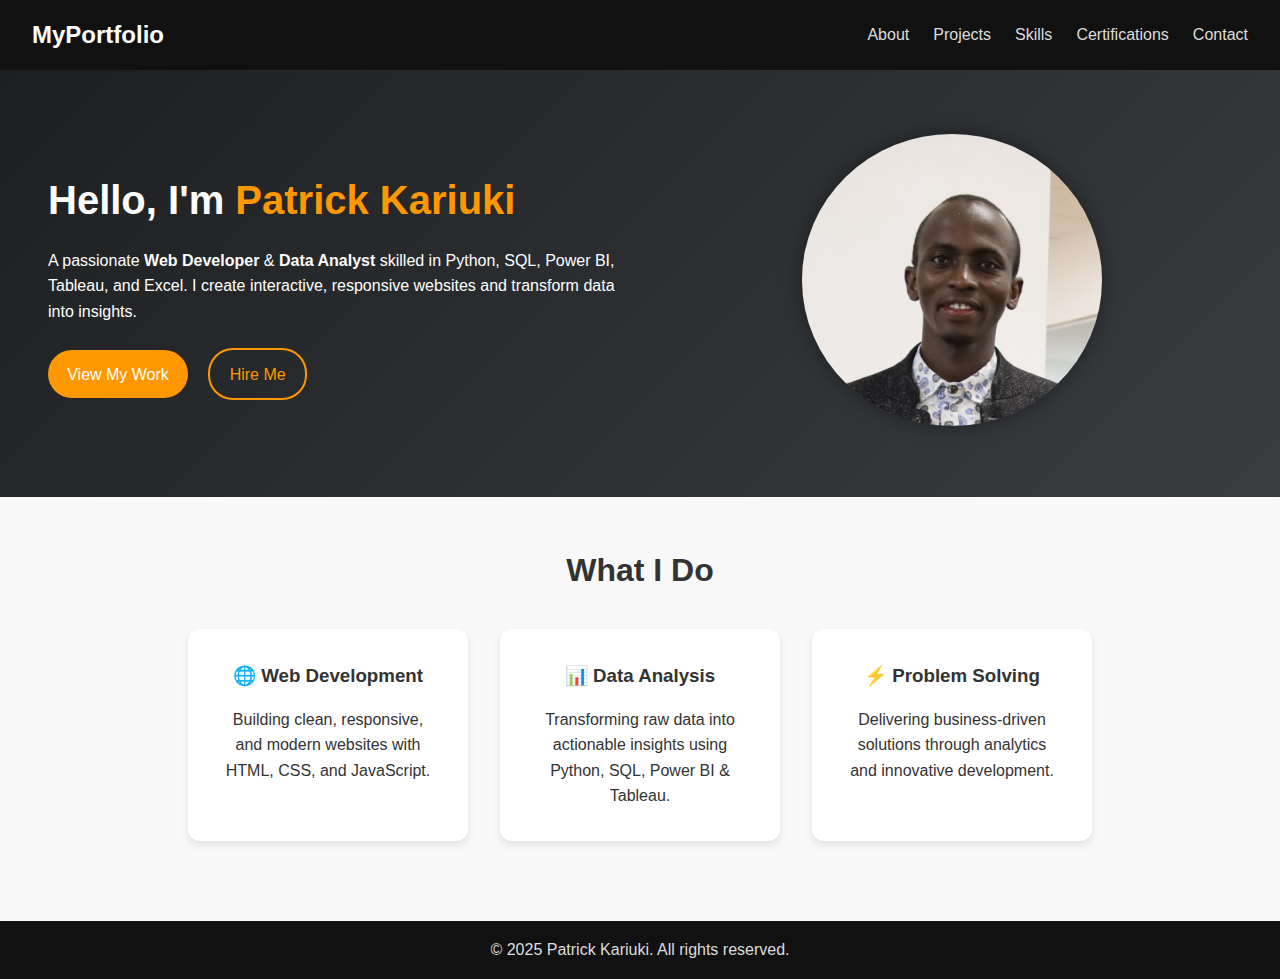
<file: index.html>
<!DOCTYPE html>
<html lang="en">
<head>
  <meta charset="UTF-8" />
  <meta name="viewport" content="width=device-width, initial-scale=1.0" />
  <title>Home | Portfolio</title>
  <link rel="stylesheet" href="css/style.css" />
  <script defer src="js/script.js"></script>
</head>
<body>
  <!-- ===== Header 
  <header>
    <nav class="navbar">
      <a href="index.html" class="logo">MyPortfolio</a>
      <ul class="nav-links">
        <li><a href="about.html">About</a></li>
        <li><a href="projects.html">Projects</a></li>
        <li><a href="skills.html">Skills</a></li>
        <li><a href="contact.html">Contact</a></li>
      </ul>
      <div class="menu-toggle">&#9776;</div>
    </nav>
  </header>
===== -->
  <header>
  <nav class="navbar">
    <a href="index.html" class="logo">MyPortfolio</a>
    <ul class="nav-links">
      <li><a href="about.html">About</a></li>
      <li><a href="projects.html">Projects</a></li>
      <li><a href="skills.html">Skills</a></li>
      <li><a href="certifications.html">Certifications</a></li>
      <li><a href="contact.html">Contact</a></li>
    </ul>
    <!-- Hamburger icon -->
    <div class="menu-toggle">&#9776;</div>
  </nav>
</header>

  <!-- ===== Hero Section ===== -->
  <main>
    <section class="hero">
      <div class="hero-text">
        <h1>Hello, I'm <span>Patrick Kariuki</span></h1>
        <p>
          A passionate <strong>Web Developer</strong> & 
          <strong>Data Analyst</strong> skilled in 
          Python, SQL, Power BI, Tableau, and Excel. 
          I create interactive, responsive websites and transform data into insights.
        </p>
        <a href="projects.html" class="btn">View My Work</a>
        <a href="contact.html" class="btn btn-outline">Hire Me</a>
      </div>
      <div class="hero-image">
        <img src="images/portifolio1.png" alt="Patrick Kariuki" />
      </div>
    </section>

    <!-- ===== Highlights Section ===== -->
    <section class="highlights">
      <h2>What I Do</h2>
      <div class="cards">
        <div class="card">
          <h3>🌐 Web Development</h3>
          <p>Building clean, responsive, and modern websites with HTML, CSS, and JavaScript.</p>
        </div>
        <div class="card">
          <h3>📊 Data Analysis</h3>
          <p>Transforming raw data into actionable insights using Python, SQL, Power BI & Tableau.</p>
        </div>
        <div class="card">
          <h3>⚡ Problem Solving</h3>
          <p>Delivering business-driven solutions through analytics and innovative development.</p>
        </div>
      </div>
    </section>
  </main>

  <!-- ===== Footer ===== -->
  <footer>
    <p>&copy; 2025 Patrick Kariuki. All rights reserved.</p>
  </footer>
</body>
</html>
</file>
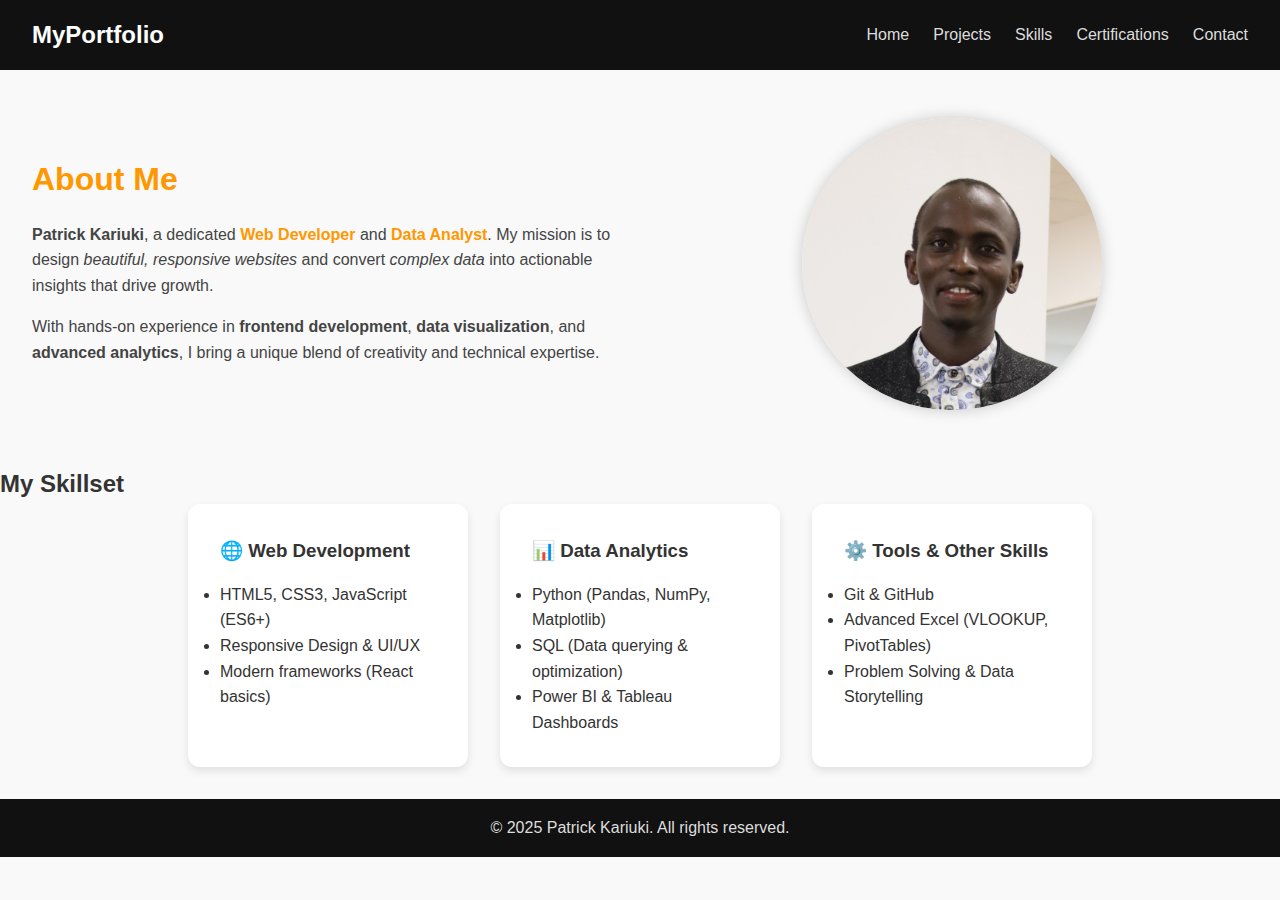
<file: about.html>
<!DOCTYPE html>
<html lang="en">
<head>
  <meta charset="UTF-8" />
  <meta name="viewport" content="width=device-width, initial-scale=1.0"/>
  <title>About | Portfolio</title>
  <link rel="stylesheet" href="css/style.css"/>
  <script defer src="js/script.js"></script>
</head>
<body>
  <!-- ===== Header ===== -->
  <header>
    <nav class="navbar">
      <a href="index.html" class="logo">MyPortfolio</a>
      <ul class="nav-links">
        <li><a href="index.html">Home</a></li>
        <li><a href="projects.html">Projects</a></li>
        <li><a href="skills.html">Skills</a></li>
        <li><a href="certifications.html">Certifications</a></li>
        <li><a href="contact.html">Contact</a></li>
      </ul>
      <div class="menu-toggle">&#9776;</div>
    </nav>
  </header>

  <!-- ===== About Section ===== -->
  <main>
    <section class="about">
      <div class="about-container">
        <div class="about-text">
          <h2>About Me</h2>
          <p><strong>Patrick Kariuki</strong>, a dedicated 
            <span class="highlight">Web Developer</span> and 
            <span class="highlight">Data Analyst</span>.  
            My mission is to design <em>beautiful, responsive websites</em> 
            and convert <em>complex data</em> into actionable insights that drive growth.  
          </p>
          <p>
            With hands-on experience in <b>frontend development</b>, 
            <b>data visualization</b>, and <b>advanced analytics</b>, 
            I bring a unique blend of creativity and technical expertise.  
          </p>
        </div>
        <div class="about-image">
          <img src="images/portifolio1.png" alt="Patrick Kariuki" />
        </div>
      </div>
    </section>

    <!-- ===== Skills in Cards ===== -->
    <section class="skills-section">
      <h2>My Skillset</h2>
      <div class="cards">
        <div class="card">
          <h3>🌐 Web Development</h3>
          <ul>
            <li>HTML5, CSS3, JavaScript (ES6+)</li>
            <li>Responsive Design & UI/UX</li>
            <li>Modern frameworks (React basics)</li>
          </ul>
        </div>
        <div class="card">
          <h3>📊 Data Analytics</h3>
          <ul>
            <li>Python (Pandas, NumPy, Matplotlib)</li>
            <li>SQL (Data querying & optimization)</li>
            <li>Power BI & Tableau Dashboards</li>
          </ul>
        </div>
        <div class="card">
          <h3>⚙️ Tools & Other Skills</h3>
          <ul>
            <li>Git & GitHub</li>
            <li>Advanced Excel (VLOOKUP, PivotTables)</li>
            <li>Problem Solving & Data Storytelling</li>
          </ul>
        </div>
      </div>
    </section>
  </main>

  <!-- ===== Footer ===== -->
  <footer>
    <p>&copy; 2025 Patrick Kariuki. All rights reserved.</p>
  </footer>
</body>
</html>
</file>
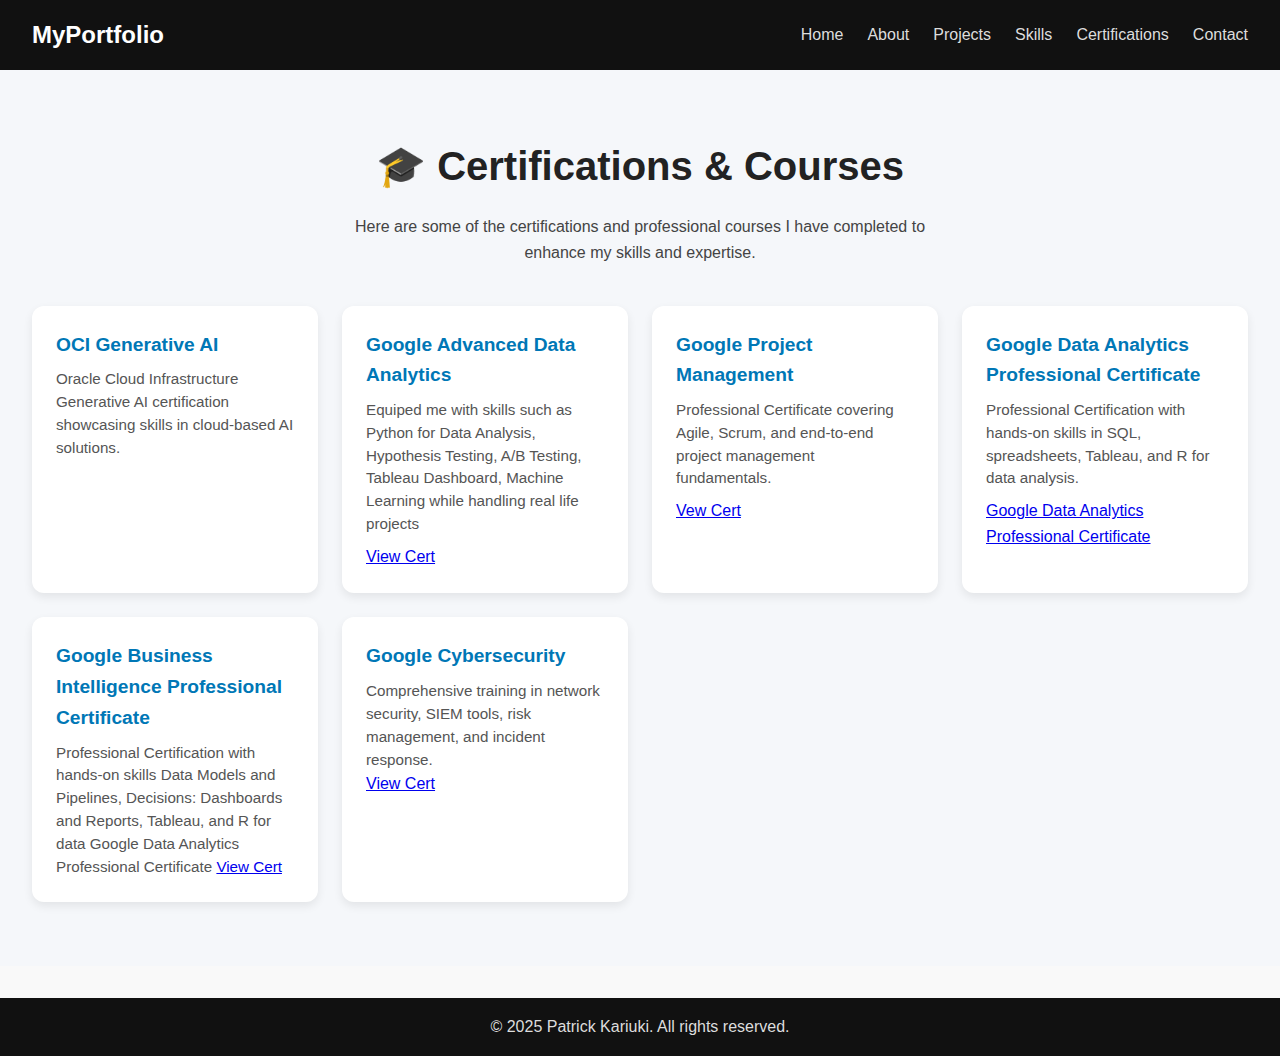
<file: certifications.html>
<!DOCTYPE html>
<html lang="en">
<head>
  <meta charset="UTF-8" />
  <meta name="viewport" content="width=device-width, initial-scale=1.0" />
  <title>Certifications | Portfolio</title>
  <link rel="stylesheet" href="css/style.css" />
  <script defer src="js/script.js"></script>
</head>
<body>
  <!-- ===== Header ===== -->
  <header>
    <nav class="navbar">
      <a href="index.html" class="logo">MyPortfolio</a>
      <ul class="nav-links">
        <li><a href="index.html">Home</a></li>
        <li><a href="about.html">About</a></li>
        <li><a href="projects.html">Projects</a></li>
        <li><a href="skills.html">Skills</a></li>
        <li><a href="certifications.html" class="active">Certifications</a></li>
        <li><a href="contact.html">Contact</a></li>
      </ul>
      <div class="menu-toggle">&#9776;</div>
    </nav>
  </header>

  <!-- ===== Main Content ===== -->
  <main>
    <section class="certifications">
      <h2>🎓 Certifications & Courses</h2>
      <p class="section-intro">
        Here are some of the certifications and professional courses I have completed to enhance my skills and expertise.
      </p>

      <div class="cert-grid">
        <div class="cert-card">
          <h3>OCI Generative AI</h3>
          <p>Oracle Cloud Infrastructure Generative AI certification showcasing skills in cloud-based AI solutions.</p>
        </div>

        <div class="cert-card">
          <h3>Google Advanced Data Analytics</h3>
          <p>Equiped me with skills such as Python for Data Analysis, Hypothesis Testing, A/B Testing, Tableau Dashboard, Machine Learning while handling real life projects  </p>
          <h3></h3><a href="https://www.coursera.org/account/accomplishments/professional-cert/certificate/MTCDMVF9G3ZW">
            View Cert</a></h3>
        </div>

        <div class="cert-card">
          <h3>Google Project Management</h3>
          <p>Professional Certificate covering Agile, Scrum, and end-to-end project management fundamentals.</p>
          <h3></h3><a href="https://www.credly.com/badges/bde46a62-954f-4046-9a57-a2b6d62cb124/linked_in_profile">
            Vew Cert</a></h3>
        </div>

        <div class="cert-card">
          <h3>Google  Data Analytics Professional Certificate</h3>
          <p>Professional Certification with hands-on skills in SQL, spreadsheets, Tableau, and R for data analysis.</p>
          <h3></h3><a href="https://coursera.org/share/128474dba93e0c81b397159b5f5d84d5">Google  Data Analytics Professional Certificate</a></h3>
        </div>

        <div class="cert-card">
          <h3>Google Business Intelligence Professional Certificate</h3>
          <p>Professional Certification with hands-on skills Data Models and Pipelines, Decisions: Dashboards and Reports,  Tableau, and R for data Google  Data Analytics Professional Certificate</a></h3>
            </h3><a href="https://coursera.org/share/e73989b760e511bb14a8943b45ad0284">View Cert</a>
        </div>
        

        <div class="cert-card">
          <h3>Google Cybersecurity</h3>
          <p>Comprehensive training in network security, SIEM tools, risk management, and incident response.</p>
          </h3><a href="https://www.coursera.org/account/accomplishments/specialization/K9SLEK5PSF6T">View Cert</a>
        </div>

        
      </div>
    </section>
  </main>

  <!-- ===== Footer ===== -->
  <footer>
    <p>&copy; 2025 Patrick Kariuki. All rights reserved.</p>
  </footer>
</body>
</html>
</file>
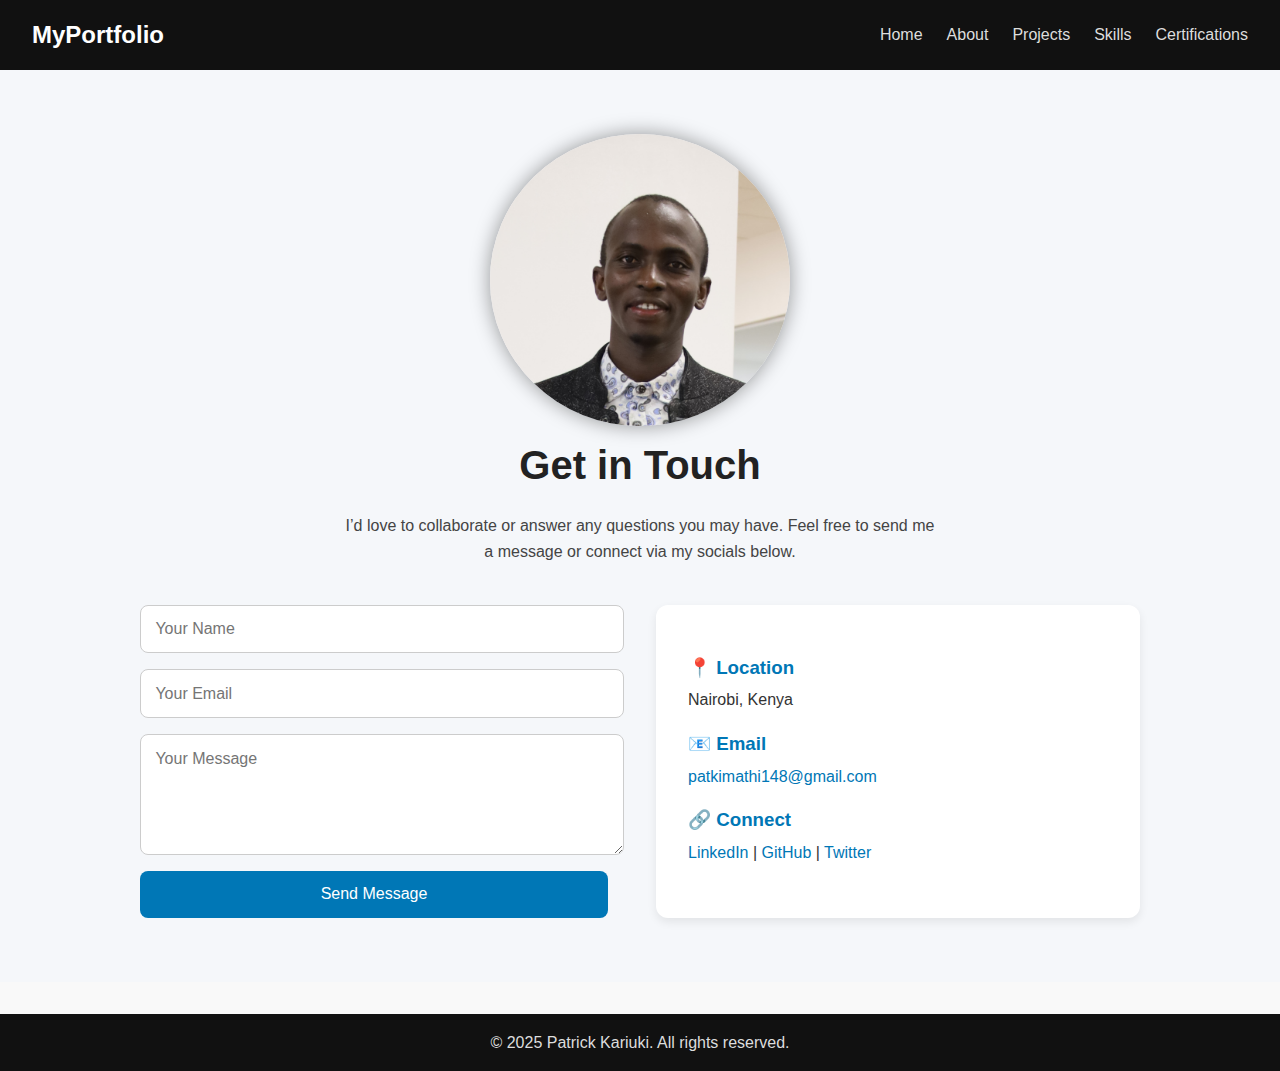
<file: contact.html>
<!DOCTYPE html>
<html lang="en">
<head>
  <meta charset="UTF-8" />
  <meta name="viewport" content="width=device-width, initial-scale=1.0"/>
  <title>Contact | Portfolio</title>
  <link rel="stylesheet" href="css/style.css"/>
  <script defer src="js/script.js"></script>
</head>
<body>
  <!-- ===== Header ===== -->
  <header>
    <nav class="navbar">
      <a href="index.html" class="logo">MyPortfolio</a>
      <ul class="nav-links">
        <li><a href="index.html">Home</a></li>
        <li><a href="about.html">About</a></li>
        <li><a href="projects.html">Projects</a></li>
        <li><a href="skills.html">Skills</a></li>
        <li><a href="certifications.html">Certifications</a></li>
      </ul>
      <div class="menu-toggle">&#9776;</div>
    </nav>
  </header>

  <!-- ===== Main Content ===== -->
  <main>
    <section class="contact">
       <div class="hero-image">
        <img src="images/portifolio1.png" alt="Patrick Kariuki" />
       </div>
      <h2>Get in Touch</h2>
      <p class="contact-intro">
        I’d love to collaborate or answer any questions you may have.  
        Feel free to send me a message or connect via my socials below.
      </p>

      <div class="contact-container">
        <!-- Contact Form -->
        <form id="contactForm" class="contact-form">
          <input type="text" placeholder="Your Name" required>
          <input type="email" placeholder="Your Email" required>
          <textarea placeholder="Your Message" rows="5" required></textarea>
          <button type="submit" class="btn">Send Message</button>
        </form>

        <!-- Contact Info -->
        <div class="contact-info">
          <h3>📍 Location</h3>
          <p>Nairobi, Kenya</p>
          
          <h3>📧 Email</h3>
          <p><a href="mailto:patrickkariuki@example.com">patkimathi148@gmail.com</a></p>
          
          <h3>🔗 Connect</h3>
          <p>
            <a href="https://www.linkedin.com/in/patrick-kariuki-5914b7186/">LinkedIn</a> |
            <a href="https://github.com/patrickkimathi">GitHub</a> |
            <a href="https://x.com/PATRICK21022121">Twitter</a>
          </p>
        </div>
      </div>
    </section>
  </main>

  <!-- ===== Footer ===== -->
  <footer>
    <p>&copy; 2025 Patrick Kariuki. All rights reserved.</p>
  </footer>
</body>
</html>
</file>
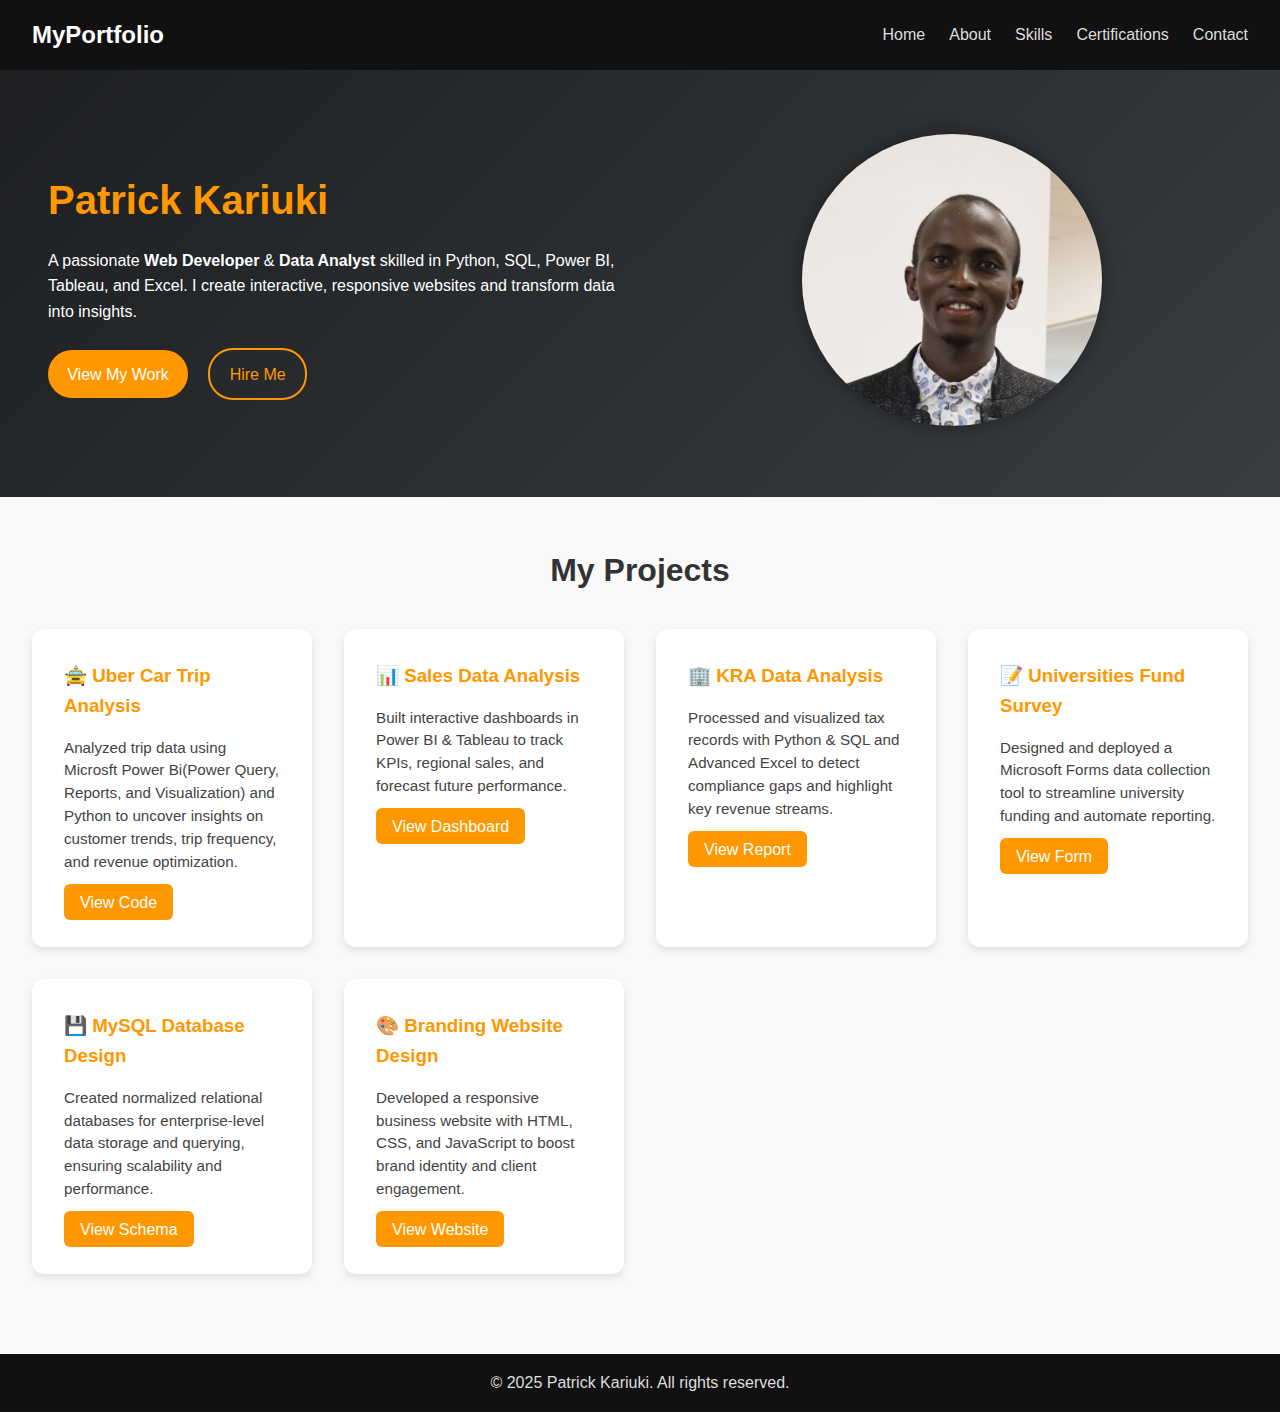
<file: projects.html>
<!DOCTYPE html>
<html lang="en">
<head>
  <meta charset="UTF-8" />
  <meta name="viewport" content="width=device-width, initial-scale=1.0"/>
  <title>Projects | Portfolio</title>
  <link rel="stylesheet" href="css/style.css"/>
  <script defer src="js/script.js"></script>
</head>
<body>
  <!-- ===== Header ===== -->
  <header>
    <nav class="navbar">
      <a href="index.html" class="logo">MyPortfolio</a>
      <ul class="nav-links">
        <li><a href="index.html">Home</a></li>
        <li><a href="about.html">About</a></li>
        <li><a href="skills.html">Skills</a></li>
        <li><a href="certifications.html">Certifications</a></li>
        <li><a href="contact.html">Contact</a></li>
      </ul>
      <div class="menu-toggle">&#9776;</div>
    </nav>
  </header>
<!-- ===== Hero Section ===== -->
  <main>
    <section class="hero">
      <div class="hero-text">
        <h1><span>Patrick Kariuki</span></h1>
        <p>
          A passionate <strong>Web Developer</strong> & 
          <strong>Data Analyst</strong> skilled in 
          Python, SQL, Power BI, Tableau, and Excel. 
          I create interactive, responsive websites and transform data into insights.
        </p>
        <a href="projects.html" class="btn">View My Work</a>
        <a href="contact.html" class="btn btn-outline">Hire Me</a>
      </div>
      <div class="hero-image">
        <img src="images/portifolio1.png" alt="Patrick Kariuki" />
      </div>
    </section>
  <!-- ===== Projects Section ===== -->
  <main>
    <section class="projects">
      <h2>My Projects</h2>
      <div class="project-grid">
        
        <div class="project-card">
          <h3>🚖 Uber Car Trip Analysis</h3>
          <p>
            Analyzed trip data using Microsft Power Bi(Power Query, Reports, and Visualization)  and Python to uncover insights on customer trends, trip frequency, and revenue optimization.
          </p>
          <a href="#" target="_blank">View Code</a>
        </div>

        <div class="project-card">
          <h3>📊 Sales Data Analysis</h3>
          <p>
            Built interactive dashboards in Power BI & Tableau to track KPIs, regional sales, and forecast future performance.
          </p>
          <a href="#" target="_blank">View Dashboard</a>
        </div>

        <div class="project-card">
          <h3>🏢 KRA Data Analysis</h3>
          <p>
            Processed and visualized tax records with Python & SQL and Advanced Excel  to detect compliance gaps and highlight key revenue streams.
          </p>
          <a href="#" target="_blank">View Report</a>
        </div>

        <div class="project-card">
          <h3>📝 Universities Fund Survey</h3>
          <p>
            Designed and deployed a Microsoft Forms data collection tool to streamline university funding  and automate reporting.
          </p>
          <a href="#" target="_blank">View Form</a>
        </div>

        <div class="project-card">
          <h3>💾 MySQL Database Design</h3>
          <p>
            Created normalized relational databases for enterprise-level data storage and querying, ensuring scalability and performance.
          </p>
          <a href="#" target="_blank">View Schema</a>
        </div>

        <div class="project-card">
          <h3>🎨 Branding Website Design</h3>
          <p>
            Developed a responsive business website with HTML, CSS, and JavaScript to boost brand identity and client engagement.
          </p>
          <a href="#" target="_blank">View Website</a>
        </div>

      </div>
    </section>
  </main>

  <!-- ===== Footer ===== -->
  <footer>
    <p>&copy; 2025 Patrick Kariuki. All rights reserved.</p>
  </footer>
</body>
</html>
</file>
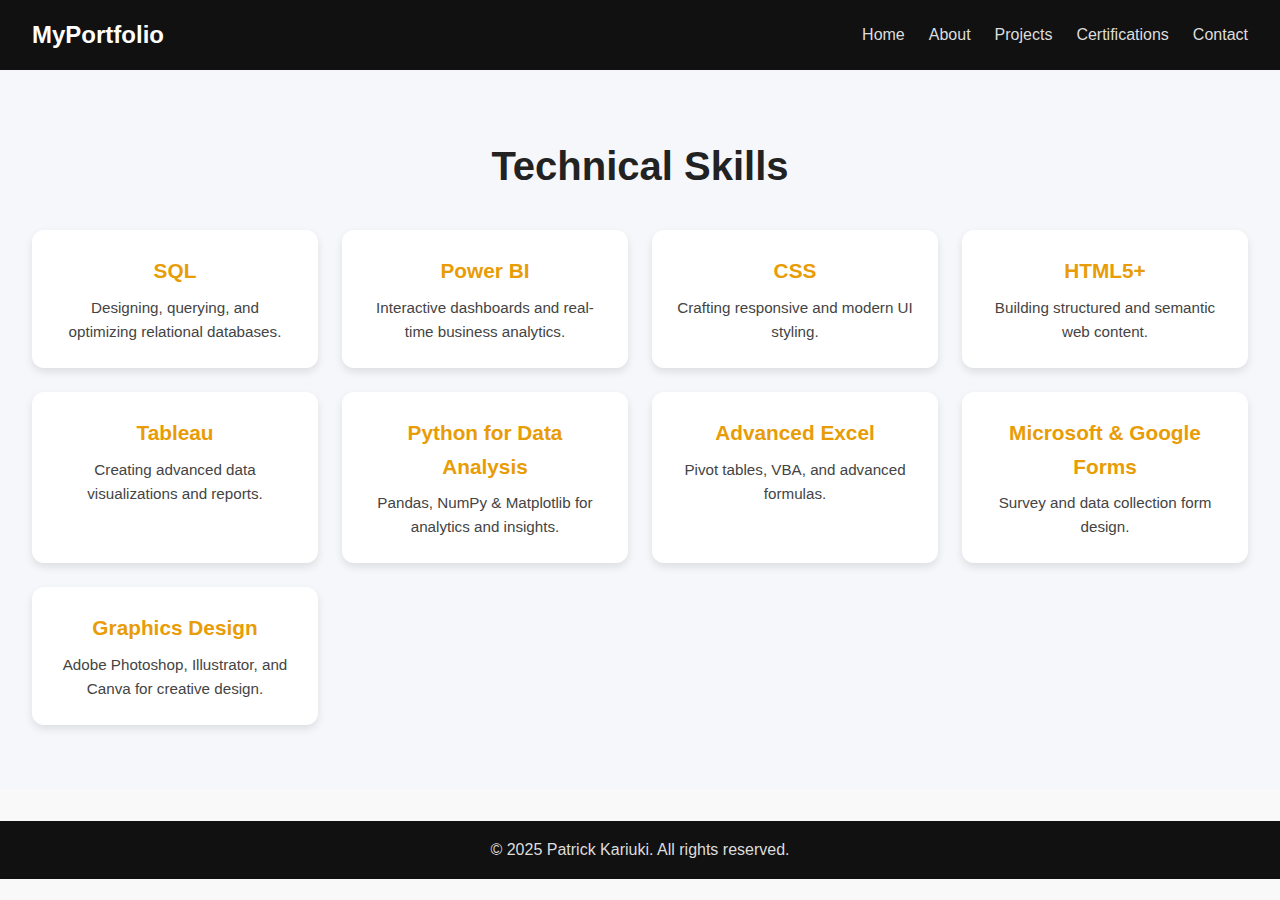
<file: skills.html>
<!DOCTYPE html>
<html lang="en">
<head>
  <meta charset="UTF-8">
  <meta name="viewport" content="width=device-width, initial-scale=1.0">
  <title>Skills | Portfolio</title>
  <link rel="stylesheet" href="css/style.css">
  <script defer src="js/script.js"></script>
</head>
<body>
  <header>
    <nav class="navbar">
      <a href="index.html" class="logo">MyPortfolio</a>
      <ul class="nav-links">
        <li><a href="index.html">Home</a></li>
        <li><a href="about.html">About</a></li>
        <li><a href="projects.html">Projects</a></li>
        <li><a href="certifications.html">Certifications</a></li>
        <li><a href="contact.html">Contact</a></li>
      </ul>
      <div class="menu-toggle">&#9776;</div>
    </nav>
  </header>
  <main>
    <section class="skills">
      <h2>Technical Skills</h2>
      <div class="skills-grid">
        <div class="skill-card">
          <h3>SQL</h3>
          <p>Designing, querying, and optimizing relational databases.</p>
        </div>
        <div class="skill-card">
          <h3>Power BI</h3>
          <p>Interactive dashboards and real-time business analytics.</p>
        </div>
        <div class="skill-card">
          <h3>CSS</h3>
          <p>Crafting responsive and modern UI styling.</p>
        </div>
        <div class="skill-card">
          <h3>HTML5+</h3>
          <p>Building structured and semantic web content.</p>
        </div>
        <div class="skill-card">
          <h3>Tableau</h3>
          <p>Creating advanced data visualizations and reports.</p>
        </div>
        <div class="skill-card">
          <h3>Python for Data Analysis</h3>
          <p>Pandas, NumPy & Matplotlib for analytics and insights.</p>
        </div>
        <div class="skill-card">
          <h3>Advanced Excel</h3>
          <p>Pivot tables, VBA, and advanced formulas.</p>
        </div>
        <div class="skill-card">
          <h3>Microsoft & Google Forms</h3>
          <p>Survey and data collection form design.</p>
        </div>
        <div class="skill-card">
          <h3>Graphics Design</h3>
          <p>Adobe Photoshop, Illustrator, and Canva for creative design.</p>
        </div>
      </div>
    </section>
  </main>
  <footer>
    <p>&copy; 2025 Patrick Kariuki. All rights reserved.</p>
  </footer>
</body>
</html>
</file>
<file: css/style.css>
/* ===== General Reset ===== */
* {
  margin: 0;
  padding: 0;
  box-sizing: border-box;
  font-family: "Segoe UI", Tahoma, Geneva, Verdana, sans-serif;
}

body {
  color: #333;
  line-height: 1.6;
  background: #f9f9f9;
}
/* ===== About Section ===== */
.about {
  padding: 3rem 2rem;
  background: #f9f9f9;
}

.about-container {
  display: flex;
  flex-wrap: wrap;
  align-items: center;
  gap: 2rem;
}

.about-text {
  flex: 1;
}

.about-text h2 {
  font-size: 2rem;
  margin-bottom: 1rem;
  color: #ff9800;
}

.about-text p {
  margin-bottom: 1rem;
  color: #444;
}

.about-text .highlight {
  color: #ff9800;
  font-weight: bold;
}

.about-image {
  flex: 1;
  text-align: center;
}

.about-image img {
  max-width: 300px;
  border-radius: 50%;
  box-shadow: 0 0 15px rgba(0,0,0,0.2);
}

/* ===== Projects Section ===== */
.projects {
  padding: 3rem 2rem;
  text-align: center;
}

.projects h2 {
  font-size: 2rem;
  margin-bottom: 2rem;
  color: #333;
}

.project-grid {
  display: grid;
  grid-template-columns: repeat(auto-fit, minmax(280px, 1fr));
  gap: 2rem;
}

.project-card {
  background: #fff;
  padding: 2rem;
  border-radius: 12px;
  box-shadow: 0 4px 8px rgba(0,0,0,0.1);
  transition: all 0.4s ease;
  text-align: left;
}

.project-card h3 {
  margin-bottom: 1rem;
  color: #ff9800;
}

.project-card p {
  margin-bottom: 1rem;
  color: #444;
  font-size: 0.95rem;
  line-height: 1.5;
}

.project-card a {
  text-decoration: none;
  color: #fff;
  background: #ff9800;
  padding: 0.6rem 1rem;
  border-radius: 6px;
  transition: background 0.3s ease;
}

.project-card a:hover {
  background: #e68900;
}

/* Hover animation */
.project-card:hover {
  transform: translateY(-10px) scale(1.02);
  background: linear-gradient(135deg, #ff9800, #ffb74d);
  color: #fff;
}

.project-card:hover h3,
.project-card:hover p {
  color: #fff;
}

/* ===== Skills Section ===== */
.skills {
  padding: 4rem 2rem;
  background: #f5f7fa;
  text-align: center;
}

.skills h2 {
  font-size: 2.5rem;
  margin-bottom: 2rem;
  color: #222;
}

.skills-grid {
  display: grid;
  grid-template-columns: repeat(auto-fit, minmax(250px, 1fr));
  gap: 1.5rem;
}

.skill-card {
  background: #fff;
  padding: 1.5rem;
  border-radius: 12px;
  box-shadow: 0 4px 8px rgba(0, 0, 0, 0.1);
  transition: transform 0.3s ease, background 0.3s ease, box-shadow 0.3s ease;
}

.skill-card h3 {
  font-size: 1.3rem;
  margin-bottom: 0.5rem;
  color: #e89c06;
}

.skill-card p {
  font-size: 0.95rem;
  color: #444;
}

.skill-card:hover {
  transform: translateY(-8px);
  background: #ed8b02;
  color: #fff;
  box-shadow: 0 8px 20px rgba(248, 162, 3, 0.3);
}

.skill-card:hover h3,
.skill-card:hover p {
  color: #fff;
}


/* ===== Navbar ===== */
header {
  background: #111;
  padding: 1rem 2rem;
  position: sticky;
  top: 0;
  z-index: 1000;
}

.navbar {
  display: flex;
  justify-content: space-between;
  align-items: center;
}

.logo {
  color: #fff;
  font-size: 1.5rem;
  font-weight: bold;
  text-decoration: none;
}

.nav-links {
  list-style: none;
  display: flex;
  gap: 1.5rem;
}

.nav-links a {
  text-decoration: none;
  color: #ddd;
  transition: color 0.3s;
}

.nav-links a:hover {
  color: #ff9800;
}

.menu-toggle {
  display: none;
  font-size: 2rem;
  color: #fff;
  cursor: pointer;
}

/* ===== Hero Section ===== */
.hero {
  display: flex;
  flex-wrap: wrap;
  align-items: center;
  justify-content: space-between;
  padding: 4rem 2rem;
  background: linear-gradient(135deg, #1d1f21, #3a3d40);
  color: #fff;
}

.hero-text {
  flex: 1;
  padding: 1rem;
}

.hero-text h1 {
  font-size: 2.5rem;
  margin-bottom: 1rem;
}

.hero-text h1 span {
  color: #ff9800;
}

.hero-text p {
  margin-bottom: 1.5rem;
}

.hero-image {
  flex: 1;
  text-align: center;
}

.hero-image img {
  max-width: 300px;
  border-radius: 50%;
  box-shadow: 0 0 20px rgba(0, 0, 0, 0.4);
}

/* ===== Buttons ===== */
.btn {
  display: inline-block;
  background: #ff9800;
  color: #fff;
  padding: 0.7rem 1.2rem;
  margin-right: 1rem;
  border-radius: 25px;
  text-decoration: none;
  transition: 0.3s;
}

.btn:hover {
  background: #e68900;
}

.btn-outline {
  background: transparent;
  border: 2px solid #ff9800;
  color: #ff9800;
}

.btn-outline:hover {
  background: #ff9800;
  color: #fff;
}

/* ===== Highlights Section ===== */
.highlights {
  padding: 3rem 2rem;
  text-align: center;
}

.highlights h2 {
  font-size: 2rem;
  margin-bottom: 2rem;
  color: #333;
}

.cards {
  display: flex;
  flex-wrap: wrap;
  gap: 2rem;
  justify-content: center;
}

.card {
  background: #fff;
  padding: 2rem;
  border-radius: 12px;
  box-shadow: 0 4px 8px rgba(0, 0, 0, 0.1);
  width: 280px;
  transition: transform 0.3s;
}

.card:hover {
  transform: translateY(-8px);
}

.card h3 {
  margin-bottom: 1rem;
}

/* Certifications Page */
.certifications {
  padding: 4rem 2rem;
  background: #f5f7fa;
  text-align: center;
}

.certifications h2 {
  font-size: 2.5rem;
  margin-bottom: 1rem;
  color: #222;
}

.certifications .section-intro {
  font-size: 1rem;
  color: #444;
  max-width: 600px;
  margin: 0 auto 2.5rem;
}

.cert-grid {
  display: grid;
  grid-template-columns: repeat(auto-fit, minmax(280px, 1fr));
  gap: 1.5rem;
}

.cert-card {
  background: #fff;
  padding: 1.5rem;
  border-radius: 12px;
  box-shadow: 0 4px 10px rgba(0, 0, 0, 0.08);
  transition: transform 0.3s ease, background 0.3s ease, color 0.3s ease;
  text-align: left;
}

.cert-card h3 {
  font-size: 1.2rem;
  margin-bottom: 0.5rem;
  color: #0077b6;
}

.cert-card p {
  font-size: 0.95rem;
  color: #555;
  line-height: 1.5;
}

.cert-card:hover {
  transform: translateY(-8px);
  background: #0077b6;
  color: #fff;
}

.cert-card:hover h3,
.cert-card:hover p {
  color: #fff;
}


/* Contact Page */
.contact {
  padding: 4rem 2rem;
  background: #f5f7fa;
  text-align: center;
}

.contact h2 {
  font-size: 2.5rem;
  margin-bottom: 1rem;
  color: #222;
}

.contact-intro {
  font-size: 1rem;
  color: #444;
  max-width: 600px;
  margin: 0 auto 2.5rem;
}

.contact-container {
  display: grid;
  grid-template-columns: 1fr 1fr;
  gap: 2rem;
  max-width: 1000px;
  margin: 0 auto;
}

.contact-form {
  display: flex;
  flex-direction: column;
  gap: 1rem;
}

.contact-form input,
.contact-form textarea {
  padding: 0.9rem;
  border-radius: 8px;
  border: 1px solid #ccc;
  font-size: 1rem;
  width: 100%;
  transition: border 0.3s;
}

.contact-form input:focus,
.contact-form textarea:focus {
  border-color: #0077b6;
  outline: none;
}

.contact-form button {
  padding: 0.9rem;
  background: #0077b6;
  color: #fff;
  font-size: 1rem;
  border: none;
  border-radius: 8px;
  cursor: pointer;
  transition: background 0.3s;
}

.contact-form button:hover {
  background: #005f87;
}

/* Contact Info */
.contact-info {
  text-align: left;
  background: #fff;
  padding: 2rem;
  border-radius: 12px;
  box-shadow: 0 4px 10px rgba(0,0,0,0.08);
}

.contact-info h3 {
  margin-top: 1rem;
  margin-bottom: 0.3rem;
  color: #0077b6;
}

.contact-info a {
  color: #0077b6;
  text-decoration: none;
}

.contact-info a:hover {
  text-decoration: underline;
}

/* Responsive Layout */
@media (max-width: 768px) {
  .contact-container {
    grid-template-columns: 1fr;
  }
}


/* ===== Footer ===== */
footer {
  background: #111;
  color: #ddd;
  text-align: center;
  padding: 1rem;
  margin-top: 2rem;
}

/* ===== Responsive ===== */
@media (max-width: 768px) {
  .nav-links {
    display: none;
    flex-direction: column;
    background: #222;
    position: absolute;
    top: 60px;
    right: 20px;
    padding: 1rem;
    border-radius: 8px;
  }

  .menu-toggle {
    display: block;
  }

  .hero {
    flex-direction: column;
    text-align: center;
  }

  .hero-image {
    margin-top: 2rem;
  }
}
</file>
